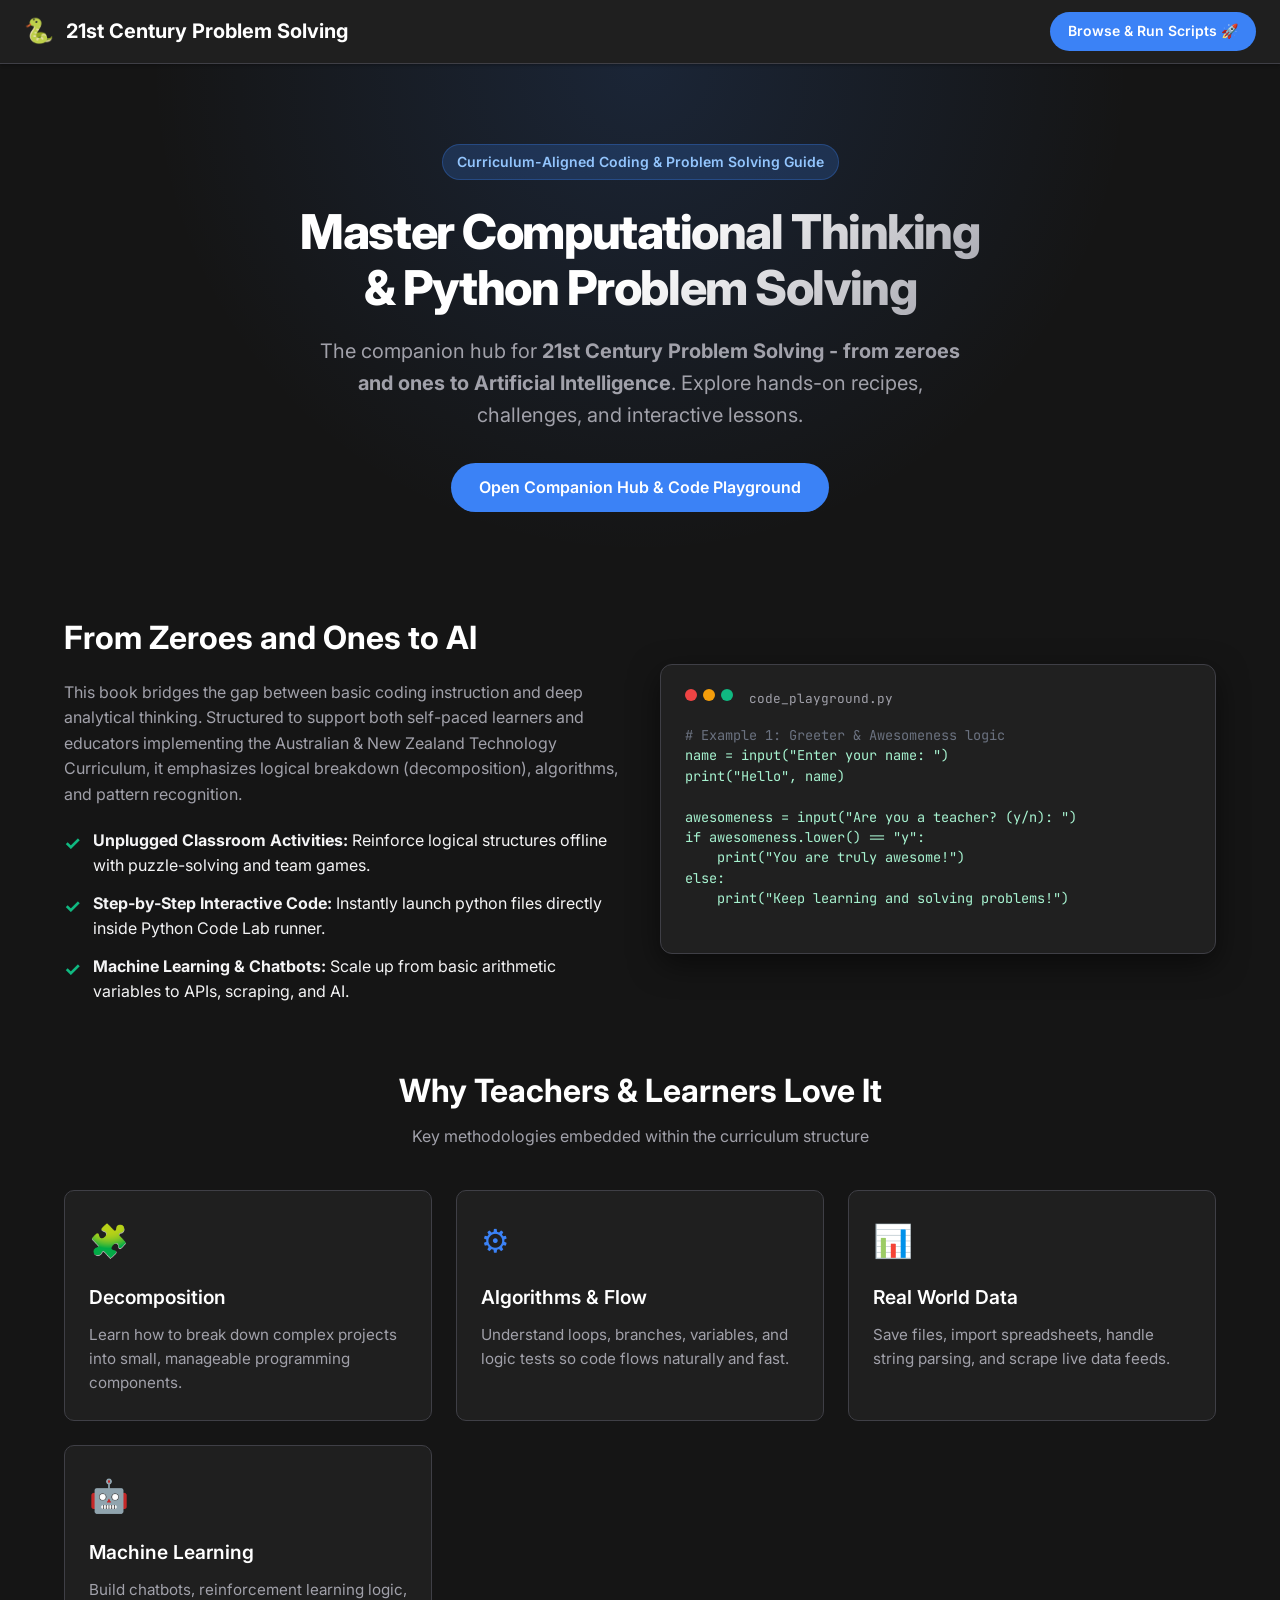
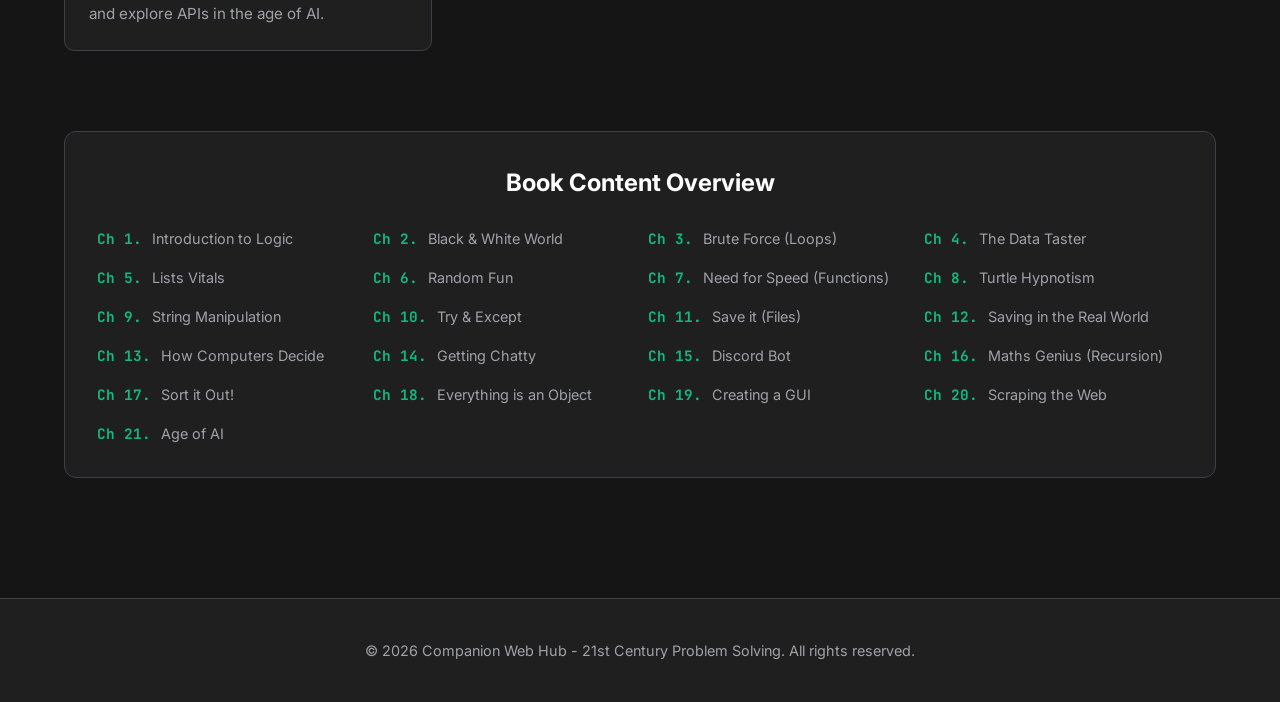
<file: index.html>
<!DOCTYPE html>
<html lang="en" class="dark-theme">

<head>
  <meta charset="UTF-8">
  <meta name="viewport" content="width=device-width, initial-scale=1.0">
  <title>21st Century Problem Solving - Book & Course</title>
  <meta name="description"
    content="Discover '21st Century Problem Solving - from zeros & ones to AI'. The complete guide to computational thinking, coding, and AI curriculum integration.">

  <!-- Fonts -->
  <link rel="preconnect" href="https://fonts.googleapis.com">
  <link rel="preconnect" href="https://fonts.gstatic.com" crossorigin>
  <link
    href="https://fonts.googleapis.com/css2?family=Inter:wght@300;400;500;600;700;800&family=JetBrains+Mono:wght@400;600&display=swap"
    rel="stylesheet">

  <style>
    :root {
      --primary-color: #3b82f6;
      --primary-hover: #2563eb;
      --accent-color: #10b981;
      --accent-hover: #059669;
      --bg-dark: #151515;
      --panel-bg: #1f1f1f;
      --card-bg: #202020;
      --border-color: #3f3f46;
      --text-main: #f4f4f5;
      --text-muted: #a1a1aa;
      --text-bright: #ffffff;
      --font-family: 'Inter', system-ui, -apple-system, sans-serif;
    }

    * {
      box-sizing: border-box;
      margin: 0;
      padding: 0;
    }

    body {
      background-color: var(--bg-dark);
      color: var(--text-main);
      font-family: var(--font-family);
      line-height: 1.6;
      overflow-x: hidden;
    }

    /* Top Navigation bar matching Python Code Lab */
    #modeHeader {
      position: fixed;
      top: 0;
      left: 0;
      right: 0;
      height: 64px;
      background: var(--panel-bg);
      border-bottom: 1px solid var(--border-color);
      display: flex;
      align-items: center;
      justify-content: space-between;
      padding: 0 24px;
      z-index: 1000;
      box-shadow: 0 1px 3px rgba(0, 0, 0, 0.35);
    }

    .brand {
      display: flex;
      align-items: center;
      gap: 12px;
      font-weight: 700;
      font-size: 1.25rem;
      color: var(--text-bright);
      text-decoration: none;
    }

    .nav-links {
      display: flex;
      gap: 16px;
    }

    .nav-btn {
      padding: 8px 18px;
      border-radius: 999px;
      font-size: 14px;
      font-weight: 600;
      cursor: pointer;
      text-decoration: none;
      transition: all 0.2s ease;
    }

    .nav-btn-primary {
      background: var(--primary-color);
      color: var(--text-bright);
    }

    .nav-btn-primary:hover {
      background: var(--primary-hover);
    }

    .nav-btn-secondary {
      background: #2a2a2a;
      color: var(--text-muted);
      border: 1px solid var(--border-color);
    }

    .nav-btn-secondary:hover {
      color: var(--text-bright);
      background: #3a3a3a;
    }

    /* Hero Section */
    .hero {
      margin-top: 64px;
      padding: 80px 24px 60px;
      display: flex;
      flex-direction: column;
      align-items: center;
      text-align: center;
      background: radial-gradient(circle at top, rgba(59, 130, 246, 0.15) 0%, transparent 60%);
    }

    .hero-badge {
      background: rgba(59, 130, 246, 0.2);
      color: #93c5fd;
      padding: 6px 14px;
      border-radius: 999px;
      font-size: 14px;
      font-weight: 600;
      border: 1px solid rgba(59, 130, 246, 0.3);
      margin-bottom: 24px;
    }

    .hero h1 {
      font-size: 3rem;
      font-weight: 800;
      letter-spacing: -0.03em;
      line-height: 1.15;
      max-width: 800px;
      background: linear-gradient(135deg, #ffffff 50%, #a1a1aa 100%);
      -webkit-background-clip: text;
      background-clip: text;
      -webkit-text-fill-color: transparent;
      margin-bottom: 20px;
    }

    @media (max-width: 768px) {
      .hero h1 {
        font-size: 2.25rem;
      }
    }

    .hero p {
      font-size: 1.25rem;
      color: var(--text-muted);
      max-width: 650px;
      margin-bottom: 32px;
    }

    .hero-actions {
      display: flex;
      gap: 16px;
      flex-wrap: wrap;
      justify-content: center;
    }

    /* Marketing Container Grid */
    .container {
      max-width: 1200px;
      margin: 0 auto;
      padding: 40px 24px;
    }

    .grid-2 {
      display: grid;
      grid-template-columns: 1fr 1fr;
      gap: 40px;
      align-items: center;
      margin-bottom: 60px;
    }

    @media (max-width: 768px) {
      .grid-2 {
        grid-template-columns: 1fr;
      }
    }

    .mockup-panel {
      background: var(--card-bg);
      border: 1px solid var(--border-color);
      border-radius: 12px;
      padding: 24px;
      box-shadow: 0 10px 30px rgba(0, 0, 0, 0.5);
    }

    .mockup-header {
      display: flex;
      gap: 6px;
      margin-bottom: 16px;
    }

    .mockup-dot {
      width: 12px;
      height: 12px;
      border-radius: 50px;
    }

    .dot-red {
      background: #ef4444;
    }

    .dot-yellow {
      background: #f59e0b;
    }

    .dot-green {
      background: #10b981;
    }

    /* Features Section */
    .section-title {
      text-align: center;
      margin-bottom: 40px;
    }

    .section-title h2 {
      font-size: 2rem;
      font-weight: 700;
      color: var(--text-bright);
    }

    .section-title p {
      color: var(--text-muted);
      margin-top: 8px;
    }

    .features-grid {
      display: grid;
      grid-template-columns: repeat(auto-fit, minmax(280px, 1fr));
      gap: 24px;
      margin-bottom: 80px;
    }

    .feature-card {
      background: var(--panel-bg);
      border: 1px solid var(--border-color);
      border-radius: 10px;
      padding: 24px;
      transition: transform 0.2s ease, border-color 0.2s ease;
    }

    .feature-card:hover {
      transform: translateY(-2px);
      border-color: var(--primary-color);
    }

    .feature-icon {
      font-size: 2rem;
      margin-bottom: 16px;
      color: var(--primary-color);
    }

    .feature-card h3 {
      font-size: 1.2rem;
      font-weight: 600;
      color: var(--text-bright);
      margin-bottom: 10px;
    }

    .feature-card p {
      color: var(--text-muted);
      font-size: 0.95rem;
    }

    /* Chapters Section */
    .chapters-card {
      background: var(--panel-bg);
      border: 1px solid var(--border-color);
      border-radius: 12px;
      padding: 32px;
      margin-bottom: 80px;
    }

    .chapters-card h3 {
      font-size: 1.5rem;
      color: var(--text-bright);
      margin-bottom: 24px;
      text-align: center;
    }

    .chapters-list {
      display: grid;
      grid-template-columns: repeat(auto-fit, minmax(220px, 1fr));
      gap: 16px;
    }

    .chapter-item {
      display: flex;
      align-items: center;
      gap: 10px;
      font-size: 0.9rem;
      color: var(--text-muted);
    }

    .chapter-number {
      color: var(--accent-color);
      font-weight: 700;
      font-family: 'JetBrains Mono', monospace;
    }

    /* Footer */
    footer {
      border-top: 1px solid var(--border-color);
      padding: 40px 24px;
      text-align: center;
      background: var(--panel-bg);
      color: var(--text-muted);
      font-size: 0.9rem;
    }
  </style>
</head>

<body>

  <!-- Top Navigation Header -->
  <header id="modeHeader">
    <a href="#" class="brand">
      <span style="font-size: 1.5rem;">🐍</span>
      <span>21st Century Problem Solving</span>
    </a>
    <nav class="nav-links">
      <a href="scripts.html" class="nav-btn nav-btn-primary">Browse & Run Scripts 🚀</a>
    </nav>
  </header>

  <!-- Hero Section -->
  <section class="hero">
    <div class="hero-badge">Curriculum-Aligned Coding & Problem Solving Guide</div>
    <h1>Master Computational Thinking<br>& Python Problem Solving</h1>
    <p>The companion hub for <strong>21st Century Problem Solving - from zeroes and ones to Artificial
        Intelligence</strong>. Explore hands-on recipes, challenges, and interactive lessons.</p>
    <div class="hero-actions">
      <a href="scripts.html" class="nav-btn nav-btn-primary" style="font-size: 16px; padding: 12px 28px;">Open Companion
        Hub & Code Playground</a>
    </div>
  </section>

  <!-- Main Copy Section -->
  <div class="container">
    <div class="grid-2">
      <div>
        <h2 style="font-size: 2rem; font-weight: 700; margin-bottom: 16px; color: var(--text-bright);">From Zeroes and
          Ones to AI</h2>
        <p style="color: var(--text-muted); margin-bottom: 20px;">This book bridges the gap between basic coding
          instruction and deep analytical thinking. Structured to support both self-paced learners and educators
          implementing the Australian & New Zealand Technology Curriculum, it emphasizes logical breakdown
          (decomposition), algorithms, and pattern recognition.</p>
        <div style="display: flex; flex-direction: column; gap: 12px;">
          <div style="display: flex; gap: 12px; align-items: flex-start;">
            <span style="color: var(--accent-color); font-weight: bold; font-size: 1.2rem;">✓</span>
            <p><strong>Unplugged Classroom Activities:</strong> Reinforce logical structures offline with puzzle-solving
              and team games.</p>
          </div>
          <div style="display: flex; gap: 12px; align-items: flex-start;">
            <span style="color: var(--accent-color); font-weight: bold; font-size: 1.2rem;">✓</span>
            <p><strong>Step-by-Step Interactive Code:</strong> Instantly launch python files directly inside Python Code
              Lab runner.</p>
          </div>
          <div style="display: flex; gap: 12px; align-items: flex-start;">
            <span style="color: var(--accent-color); font-weight: bold; font-size: 1.2rem;">✓</span>
            <p><strong>Machine Learning & Chatbots:</strong> Scale up from basic arithmetic variables to APIs, scraping,
              and AI.</p>
          </div>
        </div>
      </div>

      <div class="mockup-panel">
        <div class="mockup-header">
          <div class="mockup-dot dot-red"></div>
          <div class="mockup-dot dot-yellow"></div>
          <div class="mockup-dot dot-green"></div>
          <span
            style="margin-left: 10px; font-size: 0.8rem; color: var(--text-muted); font-family: 'JetBrains Mono', monospace;">code_playground.py</span>
        </div>
        <pre
          style="margin: 0; font-family: 'JetBrains Mono', monospace; font-size: 0.85rem; color: #a7f3d0; overflow-x: auto; line-height: 1.5;">
<span style="color: #6b7280;"># Example 1: Greeter & Awesomeness logic</span>
name = input("Enter your name: ")
print("Hello", name)

awesomeness = input("Are you a teacher? (y/n): ")
if awesomeness.lower() == "y":
    print("You are truly awesome!")
else:
    print("Keep learning and solving problems!")
        </pre>
      </div>
    </div>

    <!-- Features Section -->
    <div class="section-title">
      <h2>Why Teachers & Learners Love It</h2>
      <p>Key methodologies embedded within the curriculum structure</p>
    </div>

    <div class="features-grid">
      <div class="feature-card">
        <div class="feature-icon">🧩</div>
        <h3>Decomposition</h3>
        <p>Learn how to break down complex projects into small, manageable programming components.</p>
      </div>
      <div class="feature-card">
        <div class="feature-icon">⚙️</div>
        <h3>Algorithms & Flow</h3>
        <p>Understand loops, branches, variables, and logic tests so code flows naturally and fast.</p>
      </div>
      <div class="feature-card">
        <div class="feature-icon">📊</div>
        <h3>Real World Data</h3>
        <p>Save files, import spreadsheets, handle string parsing, and scrape live data feeds.</p>
      </div>
      <div class="feature-card">
        <div class="feature-icon">🤖</div>
        <h3>Machine Learning</h3>
        <p>Build chatbots, reinforcement learning logic, and explore APIs in the age of AI.</p>
      </div>
    </div>

    <!-- Chapters Overview Section -->
    <div class="chapters-card">
      <h3>Book Content Overview</h3>
      <div class="chapters-list">
        <div class="chapter-item"><span class="chapter-number">Ch 1.</span> Introduction to Logic</div>
        <div class="chapter-item"><span class="chapter-number">Ch 2.</span> Black & White World</div>
        <div class="chapter-item"><span class="chapter-number">Ch 3.</span> Brute Force (Loops)</div>
        <div class="chapter-item"><span class="chapter-number">Ch 4.</span> The Data Taster</div>
        <div class="chapter-item"><span class="chapter-number">Ch 5.</span> Lists Vitals</div>
        <div class="chapter-item"><span class="chapter-number">Ch 6.</span> Random Fun</div>
        <div class="chapter-item"><span class="chapter-number">Ch 7.</span> Need for Speed (Functions)</div>
        <div class="chapter-item"><span class="chapter-number">Ch 8.</span> Turtle Hypnotism</div>
        <div class="chapter-item"><span class="chapter-number">Ch 9.</span> String Manipulation</div>
        <div class="chapter-item"><span class="chapter-number">Ch 10.</span> Try & Except</div>
        <div class="chapter-item"><span class="chapter-number">Ch 11.</span> Save it (Files)</div>
        <div class="chapter-item"><span class="chapter-number">Ch 12.</span> Saving in the Real World</div>
        <div class="chapter-item"><span class="chapter-number">Ch 13.</span> How Computers Decide</div>
        <div class="chapter-item"><span class="chapter-number">Ch 14.</span> Getting Chatty</div>
        <div class="chapter-item"><span class="chapter-number">Ch 15.</span> Discord Bot</div>
        <div class="chapter-item"><span class="chapter-number">Ch 16.</span> Maths Genius (Recursion)</div>
        <div class="chapter-item"><span class="chapter-number">Ch 17.</span> Sort it Out!</div>
        <div class="chapter-item"><span class="chapter-number">Ch 18.</span> Everything is an Object</div>
        <div class="chapter-item"><span class="chapter-number">Ch 19.</span> Creating a GUI</div>
        <div class="chapter-item"><span class="chapter-number">Ch 20.</span> Scraping the Web</div>
        <div class="chapter-item"><span class="chapter-number">Ch 21.</span> Age of AI</div>
      </div>
    </div>
  </div>

  <!-- Footer -->
  <footer>
    <p>&copy; 2026 Companion Web Hub - 21st Century Problem Solving. All rights reserved.</p>
  </footer>
<!-- 100% privacy-first analytics -->
<script data-collect-dnt="true" async src="https://scripts.simpleanalyticscdn.com/latest.js"></script>
<noscript><img src="https://queue.simpleanalyticscdn.com/noscript.gif?collect-dnt=true" alt="" referrerpolicy="no-referrer-when-downgrade"/></noscript>
</body>

</html>
</file>
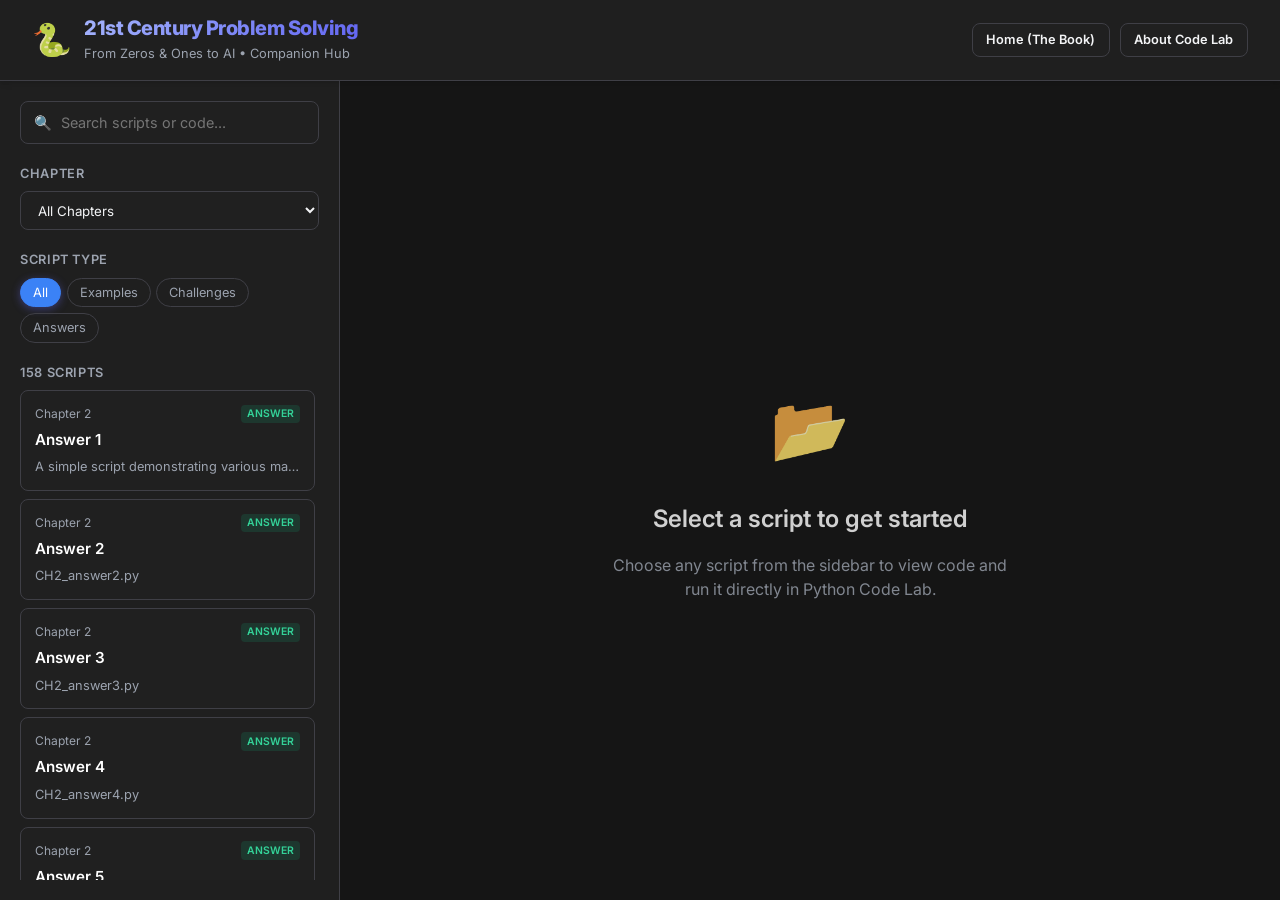
<file: scripts.html>
<!DOCTYPE html>
<html lang="en">
<head>
  <meta charset="UTF-8">
  <meta name="viewport" content="width=device-width, initial-scale=1.0">
  <title>21st Century Problem Solving - Code Companion</title>
  <meta name="description" content="Access and run Python scripts from the book '21st Century Problem Solving - from zeros & ones to AI' directly in your browser using Python Code Lab.">
  
  <!-- Fonts -->
  <link rel="preconnect" href="https://fonts.googleapis.com">
  <link rel="preconnect" href="https://fonts.gstatic.com" crossorigin>
  <link href="https://fonts.googleapis.com/css2?family=Inter:wght@300;400;500;600;700;800&family=JetBrains+Mono:wght@400;600&display=swap" rel="stylesheet">
  
  <!-- Stylesheet -->
  <link rel="stylesheet" href="styles.css">
</head>
<body class="dark-theme">
  <div class="app-container">
    
    <!-- Top Navigation / Header -->
    <header class="app-header">
      <div class="header-logo">
        <div class="logo-icon">🐍</div>
        <div class="logo-text">
          <a href="index.html" style="text-decoration: none;">
            <h1>21st Century Problem Solving</h1>
          </a>
          <span>From Zeros & Ones to AI &bull; Companion Hub</span>
        </div>
      </div>
      <div class="header-actions" style="display: flex; gap: 10px; align-items: center;">
        <a href="index.html" class="btn btn-secondary btn-sm">Home (The Book)</a>
        <a href="#about-pythoncopy" class="btn btn-secondary btn-sm" id="btn-show-about">About Code Lab</a>
      </div>
    </header>

    <!-- Main Workspace -->
    <main class="app-workspace">
      
      <!-- Sidebar / Navigation / Filters -->
      <aside class="sidebar">
        <div class="sidebar-search">
          <input type="text" id="search-input" placeholder="Search scripts or code..." autocomplete="off">
          <span class="search-icon">🔍</span>
        </div>
        
        <div class="filter-group">
          <label for="chapter-select">Chapter</label>
          <select id="chapter-select">
            <option value="all">All Chapters</option>
            <!-- Chapters will be populated dynamically -->
          </select>
        </div>

        <div class="filter-group">
          <label>Script Type</label>
          <div class="type-pills">
            <button class="pill active" data-type="all">All</button>
            <button class="pill" data-type="example">Examples</button>
            <button class="pill" data-type="challenge">Challenges</button>
            <button class="pill" data-type="answer">Answers</button>
          </div>
        </div>

        <div class="scripts-list-container">
          <div class="list-header">
            <span id="scripts-count">0 Scripts</span>
          </div>
          <ul class="scripts-list" id="scripts-list">
            <!-- List items populated dynamically -->
          </ul>
        </div>
      </aside>

      <!-- Code Viewer and Details -->
      <section class="viewer-panel" id="viewer-panel">
        <div class="empty-state" id="empty-state">
          <div class="empty-icon">📂</div>
          <h2>Select a script to get started</h2>
          <p>Choose any script from the sidebar to view code and run it directly in Python Code Lab.</p>
        </div>
        
        <div class="viewer-content hidden" id="viewer-content">
          <div class="script-header">
            <div class="script-meta-info">
              <span class="badge" id="script-chapter-badge">Chapter 1</span>
              <span class="badge" id="script-type-badge">Example</span>
              <h2 id="script-title">Example Name</h2>
              <span class="filename" id="script-filename">example.py</span>
            </div>
            
            <div class="script-actions">
              <button class="btn btn-secondary" id="btn-copy-code">Copy Code</button>
              <a href="#" target="_blank" class="btn btn-primary" id="btn-run-codelab">
                Run in Python Code Lab 🚀
              </a>
            </div>
          </div>

          <div class="script-description-box" id="script-description-container">
            <h3>Description</h3>
            <p id="script-description">Script description text...</p>
          </div>

          <div class="code-container">
            <div class="code-header">
              <span>Python Source</span>
              <span class="copied-toast" id="copied-toast">Copied!</span>
            </div>
            <pre><code id="code-block" class="language-python"></code></pre>
          </div>
        </div>
      </section>

    </main>
  </div>

  <!-- About / Guide Modal -->
  <div class="modal-backdrop hidden" id="about-modal">
    <div class="modal">
      <div class="modal-header">
        <h2>About Python Code Lab</h2>
        <button class="btn-close" id="btn-close-modal">&times;</button>
      </div>
      <div class="modal-body">
        <p>This companion website integrates with <strong>Python Code Lab (pythoncopy.html)</strong>, an in-browser Python runner powered by Pyodide.</p>
        
        <h3>Key Features of Python Code Lab:</h3>
        <ul>
          <li><strong>Zero Installation:</strong> Runs python scripts directly inside your browser.</li>
          <li><strong>Step-by-Step Tracing:</strong> Visualise variables and execution line-by-line using Display Mode.</li>
          <li><strong>Self-Checking Quizzes:</strong> Some challenges have built-in tests that automatically verify if your solution works.</li>
          <li><strong>Browser-Safe:</strong> Includes support for basic libraries like <code>random</code>, <code>math</code>, <code>turtle</code> graphics, and more.</li>
        </ul>

        <h3>How it Works:</h3>
        <p>When you click "Run in Python Code Lab", the website packs the script using Base64 encoding and appends it to the Code Lab URL. This enables the IDE to open with the script pre-loaded and ready to run immediately.</p>
      </div>
    </div>
  </div>

  <!-- Data and App scripts -->
  <script src="scripts_data.js"></script>
  <script src="app.js"></script>
</body>
</html>
</file>
<file: styles.css>
/* Color Palette & Design Tokens */
:root {
  --bg-main: #151515;
  --bg-sidebar: #1f1f1f;
  --bg-panel: #202020;
  --bg-card: #2e2e2e;
  --border-color: #3f3f46;
  --border-focus: #3b82f6;
  
  --text-main: #F3F4F6;
  --text-muted: #9CA3AF;
  --text-bright: #FFFFFF;

  --accent-primary: #3b82f6;
  --accent-primary-hover: #2563eb;
  --accent-secondary: #10b981;
  --accent-secondary-hover: #059669;
  
  --badge-example-bg: rgba(6, 182, 212, 0.15);
  --badge-example-text: #22D3EE;
  --badge-challenge-bg: rgba(245, 158, 11, 0.15);
  --badge-challenge-text: #FBBF24;
  --badge-answer-bg: rgba(16, 185, 129, 0.15);
  --badge-answer-text: #34D399;
  --badge-other-bg: rgba(156, 163, 175, 0.15);
  --badge-other-text: #D1D5DB;

  --font-main: 'Inter', -apple-system, BlinkMacSystemFont, "Segoe UI", Roboto, sans-serif;
  --font-code: 'JetBrains Mono', monospace;
  
  --shadow-sm: 0 1px 2px 0 rgba(0, 0, 0, 0.05);
  --shadow-md: 0 4px 6px -1px rgba(0, 0, 0, 0.1), 0 2px 4px -1px rgba(0, 0, 0, 0.06);
  --shadow-lg: 0 10px 15px -3px rgba(0, 0, 0, 0.1), 0 4px 6px -2px rgba(0, 0, 0, 0.05);
}

/* Base Styles */
* {
  box-sizing: border-box;
  margin: 0;
  padding: 0;
}

body {
  font-family: var(--font-main);
  background-color: var(--bg-main);
  color: var(--text-main);
  line-height: 1.5;
  height: 100vh;
  overflow: hidden;
}

/* App Container */
.app-container {
  display: flex;
  flex-direction: column;
  height: 100vh;
  width: 100vw;
}

/* Header */
.app-header {
  display: flex;
  justify-content: space-between;
  align-items: center;
  padding: 1rem 2rem;
  background-color: var(--bg-sidebar);
  border-bottom: 1px solid var(--border-color);
  box-shadow: var(--shadow-md);
  z-index: 10;
}

.header-logo {
  display: flex;
  align-items: center;
  gap: 0.75rem;
}

.logo-icon {
  font-size: 2rem;
  animation: float 3s ease-in-out infinite;
}

@keyframes float {
  0%, 100% { transform: translateY(0); }
  50% { transform: translateY(-4px); }
}

.logo-text h1 {
  font-size: 1.25rem;
  font-weight: 800;
  background: linear-gradient(135deg, #A5B4FC, #818CF8, #6366F1);
  -webkit-background-clip: text;
  -webkit-text-fill-color: transparent;
  letter-spacing: -0.025em;
  line-height: 1.2;
}

.logo-text span {
  font-size: 0.8rem;
  color: var(--text-muted);
}

/* Workspace Layout */
.app-workspace {
  display: flex;
  flex: 1;
  height: calc(100vh - 70px);
  overflow: hidden;
}

/* Sidebar styling */
.sidebar {
  width: 340px;
  background-color: var(--bg-sidebar);
  border-right: 1px solid var(--border-color);
  display: flex;
  flex-direction: column;
  flex-shrink: 0;
  padding: 1.25rem;
  gap: 1.25rem;
}

.sidebar-search {
  position: relative;
  width: 100%;
}

.sidebar-search input {
  width: 100%;
  padding: 0.75rem 1rem 0.75rem 2.5rem;
  background-color: var(--bg-panel);
  border: 1px solid var(--border-color);
  border-radius: 8px;
  color: var(--text-main);
  font-family: var(--font-main);
  font-size: 0.9rem;
  outline: none;
  transition: all 0.2s ease;
}

.sidebar-search input:focus {
  border-color: var(--border-focus);
  box-shadow: 0 0 0 3px rgba(99, 102, 241, 0.2);
}

.sidebar-search .search-icon {
  position: absolute;
  left: 0.85rem;
  top: 50%;
  transform: translateY(-50%);
  color: var(--text-muted);
  font-size: 0.9rem;
  pointer-events: none;
}

.filter-group {
  display: flex;
  flex-direction: column;
  gap: 0.5rem;
}

.filter-group label {
  font-size: 0.8rem;
  font-weight: 600;
  text-transform: uppercase;
  letter-spacing: 0.05em;
  color: var(--text-muted);
}

.filter-group select {
  width: 100%;
  padding: 0.6rem 0.8rem;
  background-color: var(--bg-panel);
  border: 1px solid var(--border-color);
  border-radius: 8px;
  color: var(--text-main);
  font-family: var(--font-main);
  outline: none;
  cursor: pointer;
}

.type-pills {
  display: flex;
  gap: 0.35rem;
  flex-wrap: wrap;
}

.pill {
  padding: 0.4rem 0.75rem;
  border: 1px solid var(--border-color);
  background: transparent;
  color: var(--text-muted);
  border-radius: 20px;
  font-family: var(--font-main);
  font-size: 0.8rem;
  cursor: pointer;
  transition: all 0.2s ease;
}

.pill:hover {
  border-color: var(--text-muted);
  color: var(--text-main);
}

.pill.active {
  background-color: var(--accent-primary);
  border-color: var(--accent-primary);
  color: var(--text-bright);
  box-shadow: 0 2px 8px rgba(99, 102, 241, 0.4);
}

/* Scripts List Container */
.scripts-list-container {
  display: flex;
  flex-direction: column;
  flex: 1;
  overflow: hidden;
}

.list-header {
  font-size: 0.8rem;
  font-weight: 600;
  color: var(--text-muted);
  margin-bottom: 0.5rem;
  text-transform: uppercase;
  letter-spacing: 0.05em;
}

.scripts-list {
  list-style: none;
  overflow-y: auto;
  flex: 1;
  display: flex;
  flex-direction: column;
  gap: 0.5rem;
  padding-right: 4px;
}

/* Custom Scrollbar for list and code */
.scripts-list::-webkit-scrollbar,
pre::-webkit-scrollbar {
  width: 6px;
  height: 6px;
}
.scripts-list::-webkit-scrollbar-track,
pre::-webkit-scrollbar-track {
  background: transparent;
}
.scripts-list::-webkit-scrollbar-thumb,
pre::-webkit-scrollbar-thumb {
  background: var(--border-color);
  border-radius: 3px;
}

.script-item {
  background-color: var(--bg-panel);
  border: 1px solid var(--border-color);
  border-radius: 8px;
  padding: 0.85rem;
  cursor: pointer;
  transition: all 0.2s ease;
  display: flex;
  flex-direction: column;
  gap: 0.35rem;
}

.script-item:hover {
  transform: translateY(-2px);
  border-color: var(--border-focus);
  box-shadow: var(--shadow-md);
  background-color: rgba(99, 102, 241, 0.05);
}

.script-item.selected {
  border-color: var(--accent-primary);
  background-color: rgba(99, 102, 241, 0.1);
  box-shadow: 0 0 0 1px var(--accent-primary);
}

.script-item-meta {
  display: flex;
  justify-content: space-between;
  align-items: center;
}

.script-item-chapter {
  font-size: 0.75rem;
  color: var(--text-muted);
}

.script-item-name {
  font-size: 0.95rem;
  font-weight: 600;
  color: var(--text-bright);
}

.script-item-desc {
  font-size: 0.8rem;
  color: var(--text-muted);
  white-space: nowrap;
  overflow: hidden;
  text-overflow: ellipsis;
}

/* Viewer Panel */
.viewer-panel {
  flex: 1;
  background-color: var(--bg-main);
  padding: 2rem;
  overflow-y: auto;
  display: flex;
  flex-direction: column;
  position: relative;
}

/* Empty State */
.empty-state {
  display: flex;
  flex-direction: column;
  justify-content: center;
  align-items: center;
  flex: 1;
  text-align: center;
  gap: 1rem;
  opacity: 0.8;
}

.empty-icon {
  font-size: 4rem;
  margin-bottom: 0.5rem;
}

.empty-state h2 {
  font-weight: 600;
  color: var(--text-bright);
}

.empty-state p {
  color: var(--text-muted);
  max-width: 400px;
}

/* Viewer Content */
.viewer-content {
  display: flex;
  flex-direction: column;
  gap: 1.5rem;
  animation: fadeIn 0.3s ease;
}

@keyframes fadeIn {
  from { opacity: 0; transform: translateY(5px); }
  to { opacity: 1; transform: translateY(0); }
}

.script-header {
  display: flex;
  justify-content: space-between;
  align-items: flex-start;
  gap: 1rem;
  border-bottom: 1px solid var(--border-color);
  padding-bottom: 1.25rem;
}

.script-meta-info {
  display: flex;
  flex-direction: column;
  gap: 0.5rem;
}

.badges-row {
  display: flex;
  gap: 0.5rem;
}

.badge {
  display: inline-block;
  padding: 0.25rem 0.6rem;
  border-radius: 4px;
  font-size: 0.75rem;
  font-weight: 600;
  text-transform: uppercase;
}

.badge-example { background-color: var(--badge-example-bg); color: var(--badge-example-text); }
.badge-challenge { background-color: var(--badge-challenge-bg); color: var(--badge-challenge-text); }
.badge-answer { background-color: var(--badge-answer-bg); color: var(--badge-answer-text); }
.badge-other { background-color: var(--badge-other-bg); color: var(--badge-other-text); }

#script-title {
  font-size: 1.75rem;
  font-weight: 700;
  color: var(--text-bright);
}

.filename {
  font-family: var(--font-code);
  font-size: 0.85rem;
  color: var(--accent-secondary);
}

.script-actions {
  display: flex;
  gap: 0.75rem;
  flex-shrink: 0;
}

/* Buttons */
.btn {
  display: inline-flex;
  align-items: center;
  justify-content: center;
  padding: 0.65rem 1.25rem;
  border-radius: 8px;
  font-family: var(--font-main);
  font-size: 0.9rem;
  font-weight: 600;
  text-decoration: none;
  cursor: pointer;
  transition: all 0.2s ease;
  border: none;
  outline: none;
}

.btn-primary {
  background-color: var(--accent-primary);
  color: var(--text-bright);
  box-shadow: 0 4px 12px rgba(99, 102, 241, 0.3);
}

.btn-primary:hover {
  background-color: var(--accent-primary-hover);
  transform: translateY(-1px);
}

.btn-secondary {
  background-color: var(--bg-panel);
  color: var(--text-main);
  border: 1px solid var(--border-color);
}

.btn-secondary:hover {
  background-color: var(--bg-card);
  border-color: var(--text-muted);
}

.btn-sm {
  padding: 0.4rem 0.85rem;
  font-size: 0.8rem;
}

/* Description Box */
.script-description-box {
  background-color: var(--bg-sidebar);
  border: 1px solid var(--border-color);
  border-radius: 8px;
  padding: 1rem;
}

.script-description-box h3 {
  font-size: 0.85rem;
  text-transform: uppercase;
  color: var(--text-muted);
  margin-bottom: 0.35rem;
  letter-spacing: 0.05em;
}

.script-description-box p {
  font-size: 0.95rem;
  color: var(--text-main);
}

/* Code Container */
.code-container {
  display: flex;
  flex-direction: column;
  border: 1px solid var(--border-color);
  border-radius: 8px;
  overflow: hidden;
  background-color: #0E131F;
}

.code-header {
  display: flex;
  justify-content: space-between;
  align-items: center;
  padding: 0.6rem 1rem;
  background-color: var(--bg-sidebar);
  border-bottom: 1px solid var(--border-color);
  font-size: 0.75rem;
  color: var(--text-muted);
  text-transform: uppercase;
  font-weight: 600;
  letter-spacing: 0.05em;
}

.copied-toast {
  color: var(--badge-answer-text);
  font-weight: 600;
  opacity: 0;
  transition: opacity 0.3s ease;
}

.copied-toast.show {
  opacity: 1;
}

pre {
  margin: 0;
  padding: 1.25rem;
  overflow-x: auto;
}

code {
  font-family: var(--font-code);
  font-size: 0.9rem;
  color: #E2E8F0;
  white-space: pre;
}

/* Modals */
.modal-backdrop {
  position: fixed;
  top: 0;
  left: 0;
  width: 100vw;
  height: 100vh;
  background-color: rgba(0, 0, 0, 0.7);
  display: flex;
  justify-content: center;
  align-items: center;
  z-index: 100;
  backdrop-filter: blur(4px);
  opacity: 1;
  transition: opacity 0.2s ease;
}

.modal {
  background-color: var(--bg-sidebar);
  border: 1px solid var(--border-color);
  border-radius: 12px;
  width: 500px;
  max-width: 90%;
  box-shadow: var(--shadow-lg);
  display: flex;
  flex-direction: column;
  overflow: hidden;
}

.modal-header {
  padding: 1.25rem;
  border-bottom: 1px solid var(--border-color);
  display: flex;
  justify-content: space-between;
  align-items: center;
}

.modal-header h2 {
  font-size: 1.25rem;
  font-weight: 700;
  color: var(--text-bright);
}

.btn-close {
  background: transparent;
  border: none;
  font-size: 1.5rem;
  color: var(--text-muted);
  cursor: pointer;
  outline: none;
}

.btn-close:hover {
  color: var(--text-bright);
}

.modal-body {
  padding: 1.5rem;
  display: flex;
  flex-direction: column;
  gap: 1rem;
  max-height: 70vh;
  overflow-y: auto;
}

.modal-body h3 {
  font-size: 1rem;
  color: var(--text-bright);
  margin-top: 0.5rem;
}

.modal-body ul {
  list-style: none;
  display: flex;
  flex-direction: column;
  gap: 0.5rem;
}

.modal-body li {
  position: relative;
  padding-left: 1.25rem;
  font-size: 0.9rem;
}

.modal-body li::before {
  content: '✓';
  position: absolute;
  left: 0;
  color: var(--accent-secondary);
  font-weight: bold;
}

.hidden {
  display: none !important;
}

/* Utility Helpers */
.badge-type-container {
  display: flex;
  gap: 0.35rem;
}
</file>
